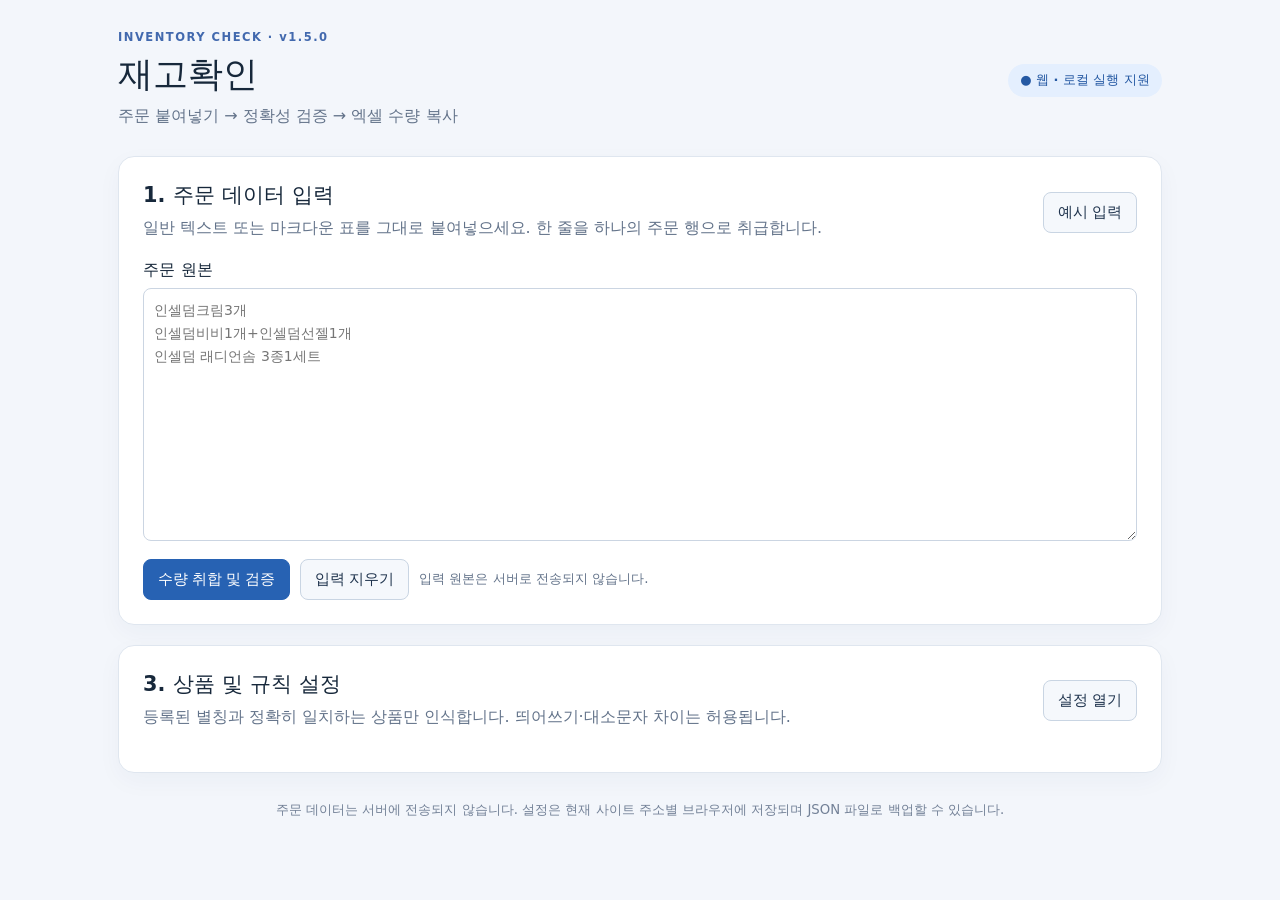
<file: index.html>
<!doctype html>
<html lang="ko">
<head>
  <meta charset="utf-8">
  <meta name="viewport" content="width=device-width,initial-scale=1">
  <meta name="color-scheme" content="light">
  <title>재고확인</title>
  <link rel="stylesheet" href="style.css?v=1.5.0">
  <script src="script.js?v=1.5.0" defer></script>
</head>
<body>
  <div class="app">
    <header class="topbar">
      <div><p class="eyebrow">INVENTORY CHECK · v1.5.0</p><h1>재고확인</h1><p class="muted">주문 붙여넣기 → 정확성 검증 → 엑셀 수량 복사</p></div>
      <span class="online">● 웹 · 로컬 실행 지원</span>
    </header>
    <main>
      <section class="panel" aria-labelledby="input-title">
        <div class="section-head"><div><h2 id="input-title">1. 주문 데이터 입력</h2><p class="muted">일반 텍스트 또는 마크다운 표를 그대로 붙여넣으세요. 한 줄을 하나의 주문 행으로 취급합니다.</p></div><button id="sample-btn" class="ghost" type="button">예시 입력</button></div>
        <label for="orders" class="field-label">주문 원본</label>
        <textarea id="orders" rows="10" spellcheck="false" placeholder="인셀덤크림3개&#10;인셀덤비비1개+인셀덤선젤1개&#10;인셀덤 래디언솜 3종1세트"></textarea>
        <div class="actions"><button id="analyze-btn" class="primary" type="button">수량 취합 및 검증</button><button id="clear-btn" class="ghost" type="button">입력 지우기</button><span class="muted small">입력 원본은 서버로 전송되지 않습니다.</span></div>
      </section>
      <section id="result-panel" class="panel" hidden aria-live="polite">
        <div class="section-head"><h2>2. 취합 결과</h2><span id="result-status" class="status"></span></div>
        <div class="metrics"><div><span>전체 집계 수량</span><strong id="total-count">0</strong></div><div><span>처리 주문 행</span><strong id="row-count">0</strong></div><div><span>정상 / 제외 행</span><strong id="valid-count">0</strong></div><div><span>미인식 / 오류 행</span><strong id="error-count">0</strong></div></div>
        <p id="warning" class="warning" hidden role="alert"></p>
        <section id="unmatched-panel" class="unmatched-panel" hidden aria-labelledby="unmatched-title"><h3 id="unmatched-title">미인식 상품 바로 해결</h3><p class="muted small">같은 미인식 이름은 한 번만 표시합니다. 후보는 유사도순 추천일 뿐, 실제 상품 선택 및 승인 전까지 수량에 반영되지 않습니다.</p><div id="unmatched-list"></div><p id="unmatched-message" class="muted small" role="status"></p></section>
        <div class="section-head result-heading"><h3>상품별 합계 <small>(설정된 엑셀 순서)</small></h3><button id="copy-btn" class="primary" type="button">수량만 복사 (세로 1열)</button></div>
        <div class="table-wrap"><table><thead><tr><th>순서</th><th>상품명</th><th class="num">수량</th></tr></thead><tbody id="summary-body"></tbody></table></div>
        <div class="copy-block"><div class="section-head"><h3>엑셀 붙여넣기 미리보기</h3><span id="copy-message" class="muted small" role="status"></span></div><textarea id="copy-preview" readonly rows="8" aria-label="복사할 수량 목록"></textarea></div>
        <details class="detail" open><summary>주문별 검증 결과 <span id="audit-title"></span></summary><p class="muted small">오류 행은 <b>행 전체를 집계에서 제외</b>합니다. 누락된 별칭을 등록하거나 원본을 수정한 뒤 다시 취합하세요.</p><div class="table-wrap"><table><thead><tr><th>원본 행</th><th>상태</th><th>원본 / 항목별 계산</th></tr></thead><tbody id="audit-body"></tbody></table></div></details>
        <details class="detail"><summary>상품별 상세 계산 내역</summary><div id="product-details"></div></details>
        <details class="detail"><summary>명시적으로 제외한 사은품 <span id="gift-count"></span></summary><ul id="gift-list"></ul></details>
        <details class="detail"><summary>날짜별 엑셀 복사 (TSV, 선택 사항)</summary><p class="muted small">원본 행에 YYYY-MM-DD 또는 YYYY.MM.DD 날짜가 있으면 날짜별 집계가 가능합니다. 오류 행이 있으면 복사는 차단됩니다. 각 날짜가 열, 상품이 행입니다.</p><button id="copy-dates-btn" class="ghost" type="button">날짜별 수량 TSV 복사</button><textarea id="dates-preview" rows="7" readonly aria-label="날짜별 TSV 결과"></textarea></details>
      </section>
      <section class="panel" aria-labelledby="settings-title">
        <div class="section-head"><div><h2 id="settings-title">3. 상품 및 규칙 설정</h2><p class="muted">등록된 별칭과 정확히 일치하는 상품만 인식합니다. 띄어쓰기·대소문자 차이는 허용됩니다.</p></div><button id="settings-toggle" class="ghost" type="button" aria-expanded="false" aria-controls="settings-content">설정 열기</button></div>
        <div id="settings-content" hidden>
          <div class="settings-actions"><button id="add-product" class="ghost" type="button">+ 상품 추가</button><button id="save-settings" class="primary" type="button">설정 저장</button><button id="reset-settings" class="danger" type="button">기본값 복원</button></div>
          <div class="backup-tools"><button id="export-settings" class="ghost" type="button">설정 백업(JSON)</button><label for="import-settings">설정 가져오기(JSON)</label><input type="file" id="import-settings" accept=".json,application/json"><p class="muted small">브라우저나 PC를 옮길 때 백업 파일로 상품·별칭·세트·엑셀 순서를 복원할 수 있습니다. 가져오기 전에 현재 설정을 백업하는 것을 권장합니다.</p></div>
          <p class="muted small">별칭은 쉼표 또는 줄바꿈으로 구분합니다. 판매 상품명뿐 아니라 주문서에 등장하는 표현을 등록하세요. 위/아래 버튼으로 엑셀 순서를 변경합니다.</p>
          <div class="table-wrap"><table class="settings-table"><thead><tr><th>순서</th><th>표시 상품명</th><th>상품 별칭</th><th>관리</th></tr></thead><tbody id="settings-body"></tbody></table></div>
          <h3>세트 구성</h3><p class="muted small">한 줄당 <code>세트명 | 상품명:수량, 상품명:수량</code> 형식입니다. 상품명은 위에 등록한 정확한 표시 상품명이어야 합니다. 예: <code>인셀덤 래디언솜 3종 | 래디언솜 토너:1, 래디언솜 앰플:1, 래디언솜 크림:1</code></p>
          <textarea id="set-config" rows="5" spellcheck="false" aria-label="세트 규칙"></textarea>
          <h3>사은품 제외 별칭</h3><p class="muted small">쉼표 또는 줄바꿈 구분. <b>마스크</b>는 단독으로 제외하지 않으며, '사은품 마스크'처럼 명시적인 표현만 제외합니다.</p>
          <textarea id="gift-config" rows="3" spellcheck="false" aria-label="사은품 제외 규칙"></textarea>
          <p id="settings-message" role="status" class="small"></p>
        </div>
      </section>
    </main>
    <footer>주문 데이터는 서버에 전송되지 않습니다. 설정은 현재 사이트 주소별 브라우저에 저장되며 JSON 파일로 백업할 수 있습니다.</footer>
  </div>
</body>
</html>
</file>
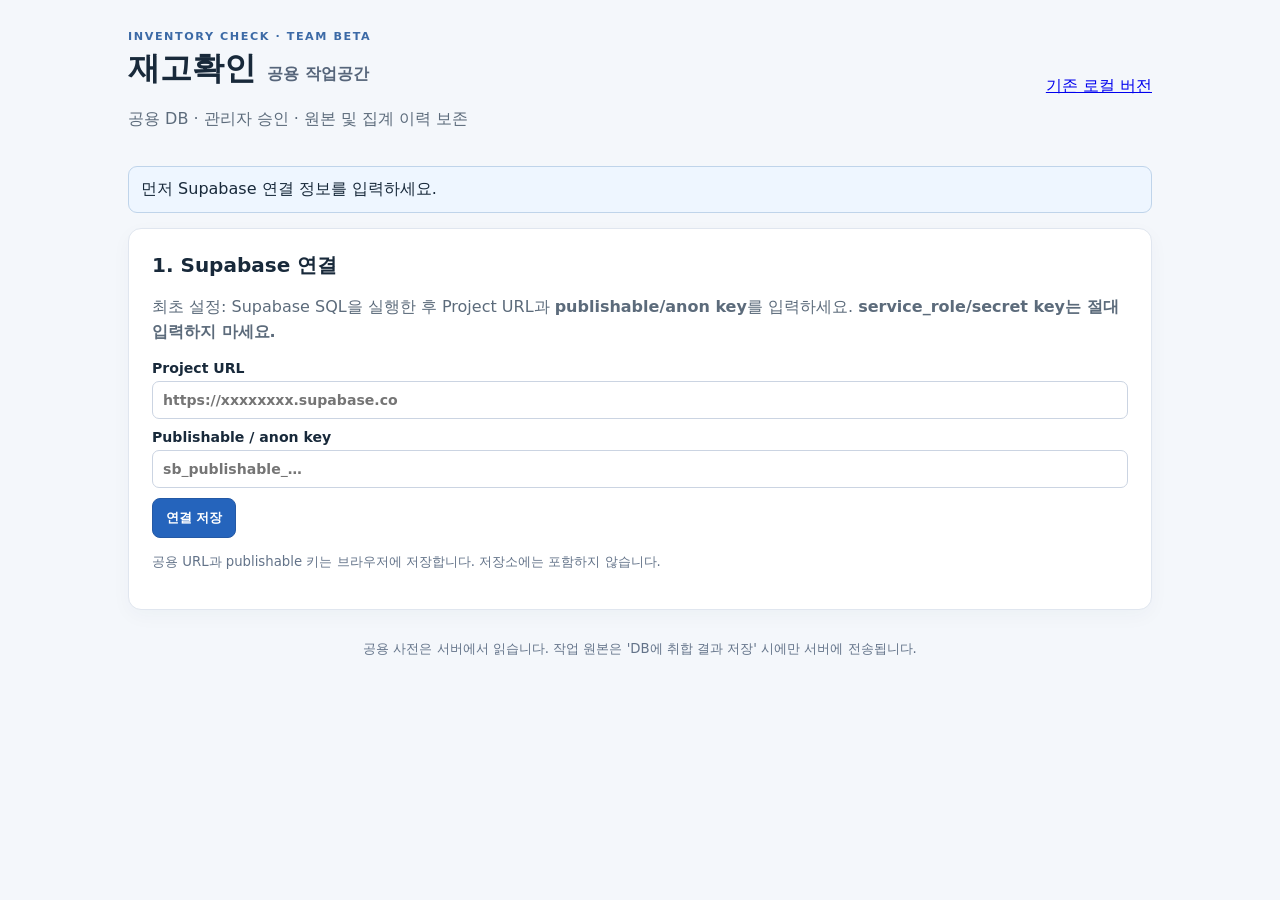
<file: cloud.html>
<!doctype html>
<html lang="ko"><head><meta charset="utf-8"><meta name="viewport" content="width=device-width,initial-scale=1"><title>재고확인 · 공용 작업공간</title>
<link rel="stylesheet" href="cloud/cloud.css?v=0.1.0"><script src="cloud/core.js?v=0.1.0" defer></script><script src="cloud/cloud.js?v=0.1.0" defer></script></head>
<body><main class="wrap">
<header><div><small>INVENTORY CHECK · TEAM BETA</small><h1>재고확인 <span>공용 작업공간</span></h1><p>공용 DB · 관리자 승인 · 원본 및 집계 이력 보존</p></div><a href="index.html">기존 로컬 버전</a></header>
<div id="notice" class="notice" role="status" aria-live="polite"></div>
<section id="config-panel" class="panel" hidden><h2>1. Supabase 연결</h2><p>최초 설정: Supabase SQL을 실행한 후 Project URL과 <b>publishable/anon key</b>를 입력하세요. <b>service_role/secret key는 절대 입력하지 마세요.</b></p>
<form id="config-form"><label>Project URL<input id="project-url" type="url" placeholder="https://xxxxxxxx.supabase.co" required></label><label>Publishable / anon key<input id="publishable-key" autocomplete="off" type="text" required placeholder="sb_publishable_…"></label><button type="submit">연결 저장</button></form><p class="small">공용 URL과 publishable 키는 브라우저에 저장합니다. 저장소에는 포함하지 않습니다.</p></section>
<section id="login-panel" class="panel" hidden><h2>작업자 로그인</h2><form id="login-form"><label>이메일<input id="login-email" type="email" autocomplete="username" required></label><label>비밀번호<input id="login-password" type="password" autocomplete="current-password" required></label><button type="submit">로그인</button></form><p class="small">계정은 Supabase Auth 관리자 콘솔에서 초대합니다. 회원가입은 공개하지 않습니다.</p><button type="button" class="secondary" id="edit-connection">연결 정보 수정</button></section>
<div id="workspace" hidden>
<section class="panel mini"><div class="between"><div><b id="identity">작업자</b> <span id="role-tag" class="tag"></span></div><div class="tools"><button id="reload-catalog" class="secondary">공용 설정 새로고침</button><button id="logout-btn" class="secondary">로그아웃</button></div></div></section>
<section class="panel"><h2>2. 주문 붙여넣기 및 집계</h2><p>공용 상품 사전으로 집계합니다. 미인식 품목은 행 전체 보류되며 관리자의 별칭 승인 전에는 자동 반영되지 않습니다.</p><label>작업 제목<input id="batch-title" value="오늘 주문 취합" maxlength="150"></label><label>작업 날짜<input id="batch-date" type="date"></label><label>주문 원본<textarea id="orders" rows="9" spellcheck="false" placeholder="인셀덤비비2개&#10;인설덤비비2개&#10;인셀덤5종1세트"></textarea></label>
<div class="tools"><button id="analyze-btn">수량 취합·검증</button><button id="save-batch" class="secondary" disabled>DB에 취합 결과 저장</button><button id="copy-qty" class="secondary" disabled>수량만 엑셀 복사</button></div>
<div id="results" hidden><div class="metrics"><div><small>집계 수량</small><b id="quantity-total">0</b></div><div><small>전체 주문 행</small><b id="line-total">0</b></div><div><small>미인식/오류 행</small><b id="error-total">0</b></div></div><p id="result-info"></p><div class="scroll"><table><thead><tr><th>순서</th><th>상품명</th><th class="num">수량</th></tr></thead><tbody id="totals-body"></tbody></table></div>
<h3>미인식 항목</h3><div id="unknown-list"></div><h3>원본 행별 검증</h3><div class="scroll"><table><thead><tr><th>원본 행</th><th>상태</th><th>원본/상세</th></tr></thead><tbody id="audit-body"></tbody></table></div></div></section>
<section class="panel"><div class="between"><h2>3. 저장된 작업 이력</h2><button id="load-history" class="secondary">새로고침</button></div><p>과거 집계는 당시 결과가 그대로 보존됩니다. 새 별칭이 승인되어도 기존 이력은 자동으로 변경되지 않습니다.</p><div class="scroll"><table><thead><tr><th>등록 시각</th><th>작업 제목</th><th>작업자</th><th>주문 행</th><th>오류</th><th>집계 수량</th><th>보기</th></tr></thead><tbody id="history-body"></tbody></table></div><div id="history-detail" hidden><h3>저장된 결과</h3><pre id="history-preview"></pre><button id="history-copy" class="secondary">과거 집계 수량 복사</button></div></section>
<section class="panel" id="requests-panel"><h2>4. 미인식 상품 별칭 승인</h2><p id="request-description">작업자는 관리자에게 매핑을 요청할 수 있습니다. 관리자가 승인해야 공용 상품 사전에 반영됩니다.</p><div id="requests-list"></div></section>
<section class="panel" id="admin-panel" hidden><h2>5. 관리자 상품 설정</h2><p>현재 단계에서는 안전한 공용 별칭 승인과 작업 이력을 제공합니다. 상품 추가/삭제·세트 구성 변경은 SQL 및 차기 관리자 편집 화면에서 관리합니다.</p><div class="tools"><button id="reload-requests" class="secondary">승인 요청 새로고침</button><button id="import-local-aliases" class="secondary">기존 브라우저 별칭 이전</button></div></section>
</div>
<footer>공용 사전은 서버에서 읽습니다. 작업 원본은 'DB에 취합 결과 저장' 시에만 서버에 전송됩니다.</footer>
</main></body></html>
</file>
<file: style.css>
:root{font-family:system-ui,-apple-system,'Segoe UI',sans-serif;color:#17283b;background:#f3f6fb;font-synthesis:none}*{box-sizing:border-box}body{margin:0}.app{max-width:1080px;margin:auto;padding:28px 18px 48px}.topbar{display:flex;align-items:center;justify-content:space-between;gap:12px;margin-bottom:24px}h1{font-size:2.2rem;margin:5px 0}h2{font-size:1.3rem;margin:0 0 6px}h3{font-size:1.05rem;margin:0}p{line-height:1.6}.eyebrow{color:#4269ae;letter-spacing:.13em;font-size:.72rem;font-weight:800;margin:0}.muted{color:#63738a;margin:3px 0}.small{font-size:.84rem}.online{padding:8px 12px;border-radius:999px;background:#e4effe;color:#2559a3;white-space:nowrap;font-size:.81rem;font-weight:700}.panel{background:white;border:1px solid #dfE6ef;border-radius:16px;padding:24px;margin:0 0 20px;box-shadow:0 8px 24px rgba(32,57,95,.04)}.section-head{display:flex;justify-content:space-between;align-items:center;gap:14px;margin-bottom:16px}.section-head>*{min-width:0}.field-label{display:block;font-weight:700;margin-bottom:7px}textarea,input{font:inherit;color:inherit;border:1px solid #cbd5e2;border-radius:8px;padding:10px;background:#fff;min-width:0}textarea:focus,input:focus{outline:2px solid #8db6f6;border-color:#4482ce}#orders{width:100%;min-height:190px;font-size:14px;line-height:1.65}.actions,.settings-actions{display:flex;align-items:center;gap:10px;flex-wrap:wrap;margin-top:14px}button{cursor:pointer;border:1px solid #c9d5e3;border-radius:8px;background:#fff;color:#1f334d;padding:10px 14px;font-weight:700;font-size:.91rem}button:hover:not(:disabled){filter:brightness(.965)}button:disabled{opacity:.45;cursor:not-allowed}.primary{background:#2762b3;color:white;border-color:#2762b3}.ghost{background:#f5f8fc}.danger{background:#fff2f1;color:#af3434;border-color:#f1d4d2}.tiny{font-size:.8rem;padding:6px 9px;margin:2px}.metrics{display:grid;grid-template-columns:repeat(4,1fr);gap:10px;margin-bottom:17px}.metrics>div{background:#f5f8fc;border:1px solid #e7edf5;border-radius:12px;padding:12px}.metrics span{display:block;color:#66788c;font-size:.8rem}.metrics strong{display:block;font-size:1.65rem;margin-top:3px}.status{background:#e5f6ea;color:#157b41;font-weight:800;border-radius:8px;padding:7px 11px}.status.bad{background:#ffefdf;color:#985410}.warning{background:#fff4e8;color:#8b410d;border:1px solid #f6c692;padding:12px;border-radius:8px}.result-heading{margin-top:24px}.table-wrap{overflow-x:auto}table{width:100%;border-collapse:collapse}th,td{padding:11px 12px;text-align:left;border-bottom:1px solid #e9eef4;vertical-align:top}th{background:#f6f9fc;font-weight:800;white-space:nowrap}td.num,th.num{text-align:right;font-variant-numeric:tabular-nums;font-weight:700}.copy-block{margin-top:24px}.copy-block textarea,#dates-preview{width:100%;font-family:ui-monospace,SFMono-Regular,Consolas,monospace;font-size:.9rem}.detail{margin-top:17px;border:1px solid #e2e9f1;border-radius:10px;padding:13px}.detail summary{cursor:pointer;font-weight:800}.detail>p{margin:10px 0}.detail .table-wrap{margin-top:12px}.source{display:block;color:#67758a;margin-bottom:4px;font-size:.84rem;overflow-wrap:anywhere}.row-error{color:#b43d2f;font-weight:800}.row-gift{color:#607288}.row-ok{color:#127842;font-weight:700}#product-details p{border-bottom:1px solid #eef0f3;padding-bottom:10px;font-size:.88rem}.settings-table input{min-width:140px;width:100%}.settings-table textarea{width:100%;min-height:72px;font-size:.83rem}.settings-table th:nth-child(3){width:48%}#set-config,#gift-config{width:100%;margin-top:8px}#settings-content h3{margin-top:24px}.success-message{color:#127842}.error-message{color:#bc3333}.backup-tools{display:flex;align-items:center;gap:10px;flex-wrap:wrap;margin:14px 0;padding:13px;background:#f5f8fc;border:1px solid #e2e9f3;border-radius:10px}.backup-tools label{display:inline-block;cursor:pointer;border:1px solid #c9d5e3;padding:9px 13px;background:white;border-radius:8px;font-weight:700;font-size:.91rem}.backup-tools input[type=file]{display:none}.backup-tools p{flex-basis:100%;margin:0}footer{padding:8px;color:#738197;text-align:center;font-size:.83rem}code{background:#edf2f8;padding:2px 4px;border-radius:4px;overflow-wrap:anywhere}@media(max-width:700px){.app{padding:14px 10px 35px}.panel{padding:15px}.topbar{align-items:flex-start}.section-head{align-items:flex-start;flex-direction:column}.metrics{grid-template-columns:repeat(2,1fr)}.online{font-size:.72rem}table{font-size:.84rem}th,td{padding:9px 7px}}

/* Unrecognized-product review */
.unmatched-panel{border:1px solid #f0c99e;background:#fffaf5;border-radius:12px;padding:17px;margin:18px 0}.unmatched-panel h3{margin-bottom:7px}.unmatched-item{border-top:1px solid #f1dfcd;padding:15px 0;display:flex;align-items:center;justify-content:space-between;gap:18px}.unmatched-item strong{overflow-wrap:anywhere}.unmatched-actions{display:flex;align-items:center;flex-wrap:wrap;gap:9px;min-width:310px}.unmatched-actions label{font-size:.82rem;color:#506580}.unmatched-actions select{max-width:270px;flex:1;min-width:160px}.unmatched-actions button{white-space:nowrap}@media(max-width:700px){.unmatched-item{flex-direction:column;align-items:stretch}.unmatched-actions{min-width:0}.unmatched-actions select{max-width:none}}
</file>
<file: cloud/cloud.css>
:root{font-family:system-ui,-apple-system,'Segoe UI',sans-serif;color:#18293a;background:#f4f7fb}*{box-sizing:border-box}body{margin:0}.wrap{max-width:1060px;margin:auto;padding:25px 18px 55px}header,.between{display:flex;justify-content:space-between;align-items:center;gap:12px}header{margin-bottom:18px}header small{font-size:.7rem;letter-spacing:.14em;color:#3c6aa6;font-weight:800}h1{font-size:2rem;margin:3px 0}h1 span{font-size:1rem;color:#56657a}header p,p{color:#5c6b7b;line-height:1.55}header a{white-space:nowrap}.panel{background:white;padding:23px;border:1px solid #e0e6ef;border-radius:13px;margin:15px 0;box-shadow:0 6px 20px #25395409}.panel.mini{padding:13px 20px}h2{font-size:1.25rem;margin:0 0 9px}h3{margin:23px 0 10px;font-size:1rem}.notice{margin-bottom:10px}.notice:not(:empty){padding:12px;border:1px solid #bfd4ea;border-radius:9px;background:#eef6ff}.notice.bad{background:#fff2f0;border-color:#f4aaa6;color:#a02d22}label{display:block;margin:10px 0;font-weight:650;font-size:.88rem}input,textarea,select{display:block;width:100%;border:1px solid #cbd4e2;border-radius:7px;padding:10px;margin-top:5px;font:inherit;background:white;color:inherit}textarea{line-height:1.5}button{padding:10px 13px;border:1px solid #2459a5;background:#2564bc;color:white;font-weight:700;border-radius:8px;cursor:pointer}button:disabled{opacity:.45;cursor:default}button.secondary{background:#fff;color:#28559a;border-color:#c7d3e6}.tools{display:flex;gap:8px;flex-wrap:wrap;align-items:center;margin-top:12px}.tag{font-size:.75rem;border-radius:8px;background:#e7f3ff;color:#17539a;padding:4px 8px}.small,footer{font-size:.83rem;color:#637389}.metrics{display:grid;grid-template-columns:repeat(3,1fr);gap:11px;margin:18px 0}.metrics>div{padding:12px;border:1px solid #dfe8f4;background:#f6f9fe;border-radius:10px}.metrics b{font-size:1.6rem;display:block}.metrics small{color:#66788c}.scroll{overflow:auto}table{width:100%;border-collapse:collapse;font-size:.91rem}td,th{padding:9px 11px;border-bottom:1px solid #e7ecf4;text-align:left;vertical-align:top}th{background:#f5f8fc;white-space:nowrap}.num{text-align:right;font-variant-numeric:tabular-nums}.unknown{background:#fffaf0;border:1px solid #f3ddb6;border-radius:10px;padding:13px;margin:9px 0}.unknown .tools select{width:min(330px,100%);margin:0}.hint{font-size:.82rem;color:#74664a}.badtext{color:#b12920}.goodtext{color:#178348}.scroll td:nth-child(3){overflow-wrap:anywhere}pre{white-space:pre-wrap;max-height:340px;overflow:auto;background:#f5f7fa;padding:14px;border-radius:8px}footer{text-align:center;padding-top:15px}@media(max-width:650px){.wrap{padding:12px}.panel{padding:15px}header,.between{align-items:flex-start;flex-direction:column}.metrics{gap:5px}td,th{padding:8px 5px}}
</file>
